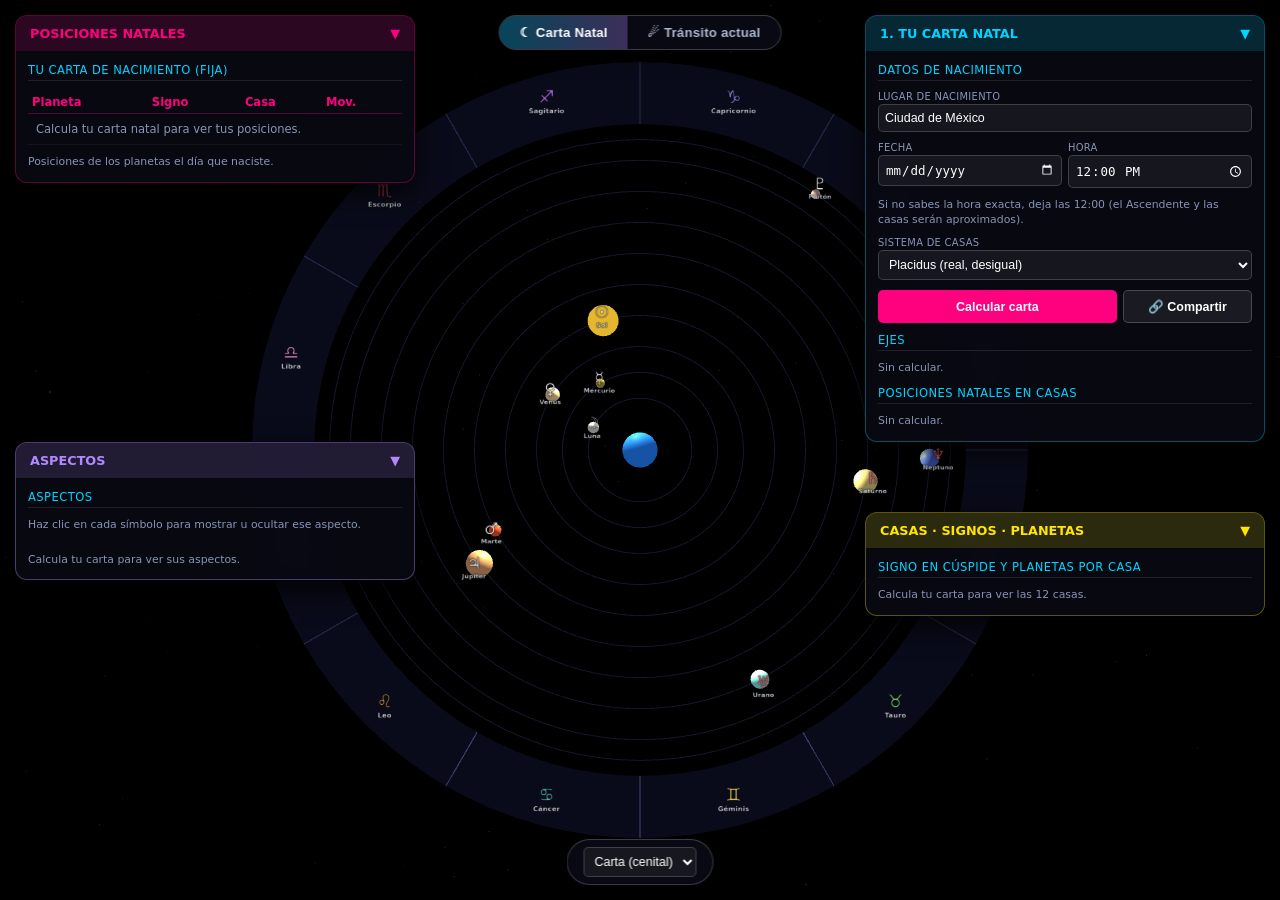
<file: index.html>
<!DOCTYPE html>
<html lang="es">
<head>
  <meta charset="UTF-8">
  <meta name="viewport" content="width=device-width, initial-scale=1.0">
  <title>Reloj Cósmico Geocéntrico 3D</title>
  <link rel="stylesheet" href="css/style.css">
</head>
<body>

  <div id="canvas-container"></div>

  <!-- Signo solar del consultante, anclado al centro de la carta -->
  <div id="center-hub"></div>

  <!-- Aviso si faltan librerías -->
  <div id="lib-error"></div>

  <!-- Tooltip / tarjeta de interpretación -->
  <div id="tooltip"></div>
  <div id="toast"></div>

  <!-- Selector de sección: Carta Natal / Tránsito actual -->
  <div id="section-tabs">
    <button class="sec-tab active" data-view="natal">☾ Carta Natal</button>
    <button class="sec-tab" data-view="transit">☄ Tránsito actual</button>
  </div>

  <!-- Barra inferior: control de vista y tiempo -->
  <div id="controls-bar">
    <select id="view-mode-select" title="Ángulo de cámara">
      <option value="chart">Carta (cenital)</option>
      <option value="3d">Vista 3D</option>
    </select>
    <span id="time-controls" style="display:flex; gap:12px; align-items:center;">
      <div class="divider"></div>
      <button class="btn btn-ghost mini-btn" id="btn-toggle-orbit">▶ Reproducir</button>
      <select id="speed-select" title="Velocidad de simulación">
        <option value="realtime">Tiempo real</option>
        <option value="hour">1 h / s</option>
        <option value="day">1 día / s</option>
        <option value="week">1 sem / s</option>
        <option value="month">1 mes / s</option>
      </select>
      <button class="btn btn-ghost mini-btn" id="btn-now">Ahora</button>
      <div class="divider"></div>
      <span id="sim-clock"></span>
    </span>
  </div>

  <!-- Panel izquierdo: posiciones (natal o tránsito según la sección) -->
  <div id="left-panel" class="ui-window">
    <div class="panel-header header-left">
      <span id="left-panel-title">POSICIONES NATALES</span><span class="chev">▼</span>
    </div>
    <div class="panel-content">
      <div class="section-title" id="left-section-title">Planeta · Signo · Casa · Directo/Retro</div>
      <table>
        <thead><tr><th>Planeta</th><th>Signo</th><th>Casa</th><th>Mov.</th></tr></thead>
        <tbody id="transit-tbody"></tbody>
      </table>
      <div class="hint" id="left-panel-hint">Posiciones geocéntricas eclípticas de fecha (Astronomy Engine · VSOP87/ELP).</div>
    </div>
  </div>

  <!-- Panel inferior izquierdo: aspectos (panel aparte) -->
  <div id="left-panel-bottom" class="ui-window">
    <div class="panel-header header-aspect">
      <span>ASPECTOS</span><span class="chev">▼</span>
    </div>
    <div class="panel-content">
      <div class="section-title">
        <span id="aspects-title">Aspectos natales</span>
      </div>
      <div class="hint">Haz clic en cada símbolo para mostrar u ocultar ese aspecto.</div>
      <div id="aspect-chips" class="aspect-chips glyphs"></div>
      <div id="transit-aspects-container" style="display:flex; flex-direction:column; gap:6px;"></div>
    </div>
  </div>

  <!-- Panel superior derecho: carta natal -->
  <div id="right-panel-top" class="ui-window">
    <div class="panel-header header-natal">
      <span>1. TU CARTA NATAL</span><span class="chev">▼</span>
    </div>
    <div class="panel-content">
      <div class="section-title">Datos de nacimiento</div>

      <label class="field">Lugar de nacimiento
        <div class="geo-wrap">
          <input type="text" id="place-search" placeholder="Escribe tu ciudad…" autocomplete="off">
          <div id="place-results"></div>
        </div>
      </label>

      <div class="form-row">
        <label class="field">Fecha<input type="date" id="natal-date"></label>
        <label class="field">Hora<input type="time" id="natal-time" value="12:00"></label>
      </div>
      <div class="hint">Si no sabes la hora exacta, deja las 12:00 (el Ascendente y las casas serán aproximados).</div>

      <label class="field">Sistema de casas
        <select id="house-system">
          <option value="placidus">Placidus (real, desigual)</option>
          <option value="porphyry">Porphyry (cuadrantes)</option>
          <option value="equal">Casas Iguales</option>
          <option value="whole">Signo Completo</option>
        </select>
      </label>

      <div class="form-row">
        <button class="btn btn-pink" id="btn-calculate" style="flex:2">Calcular carta</button>
        <button class="btn btn-ghost" id="btn-share" style="flex:1" title="Copiar enlace con tus datos">🔗 Compartir</button>
      </div>

      <!-- Coordenadas internas (rellenadas por el buscador de lugar) -->
      <input type="hidden" id="natal-lat">
      <input type="hidden" id="natal-lon">
      <input type="hidden" id="natal-tz">
      <input type="hidden" id="natal-offset">

      <div class="section-title">Ejes</div>
      <div class="angles-row" id="natal-angles"><div class="hint">Sin calcular.</div></div>

      <div class="section-title">Posiciones Natales en Casas</div>
      <div id="natal-positions-container" class="natal-grid"><div class="hint">Sin calcular.</div></div>
    </div>
  </div>

  <!-- Panel inferior derecho: casas · signos · planetas -->
  <div id="right-panel-bottom" class="ui-window">
    <div class="panel-header header-transit">
      <span>CASAS · SIGNOS · PLANETAS</span><span class="chev">▼</span>
    </div>
    <div class="panel-content">
      <div class="section-title">Signo en cúspide y planetas por casa</div>
      <div id="houses-summary" class="houses-summary glyphs"><div class="hint">Calcula tu carta para ver las 12 casas.</div></div>
    </div>
  </div>

  <!-- Librerías locales (funcionan sin conexión / vía file://) -->
  <script src="vendor/three.min.js"></script>
  <script src="vendor/OrbitControls.js"></script>
  <script src="vendor/astronomy.browser.min.js"></script>
  <!-- Módulos de la aplicación -->
  <script src="js/cities.js"></script>
  <script src="js/data.js"></script>
  <script src="js/astro.js"></script>
  <script src="js/scene.js"></script>
  <script src="js/app.js"></script>
</body>
</html>
</file>
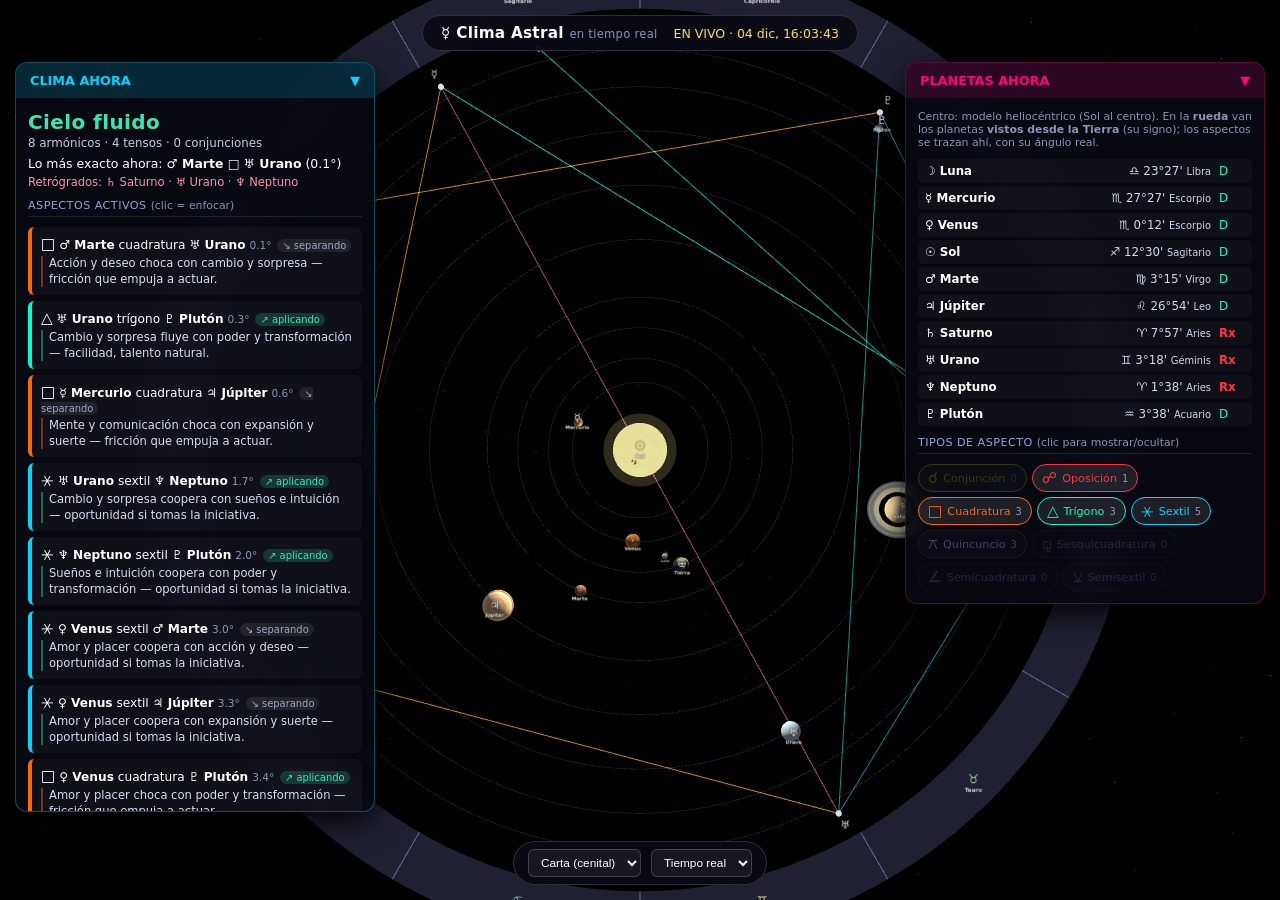
<file: clima/index.html>
<!DOCTYPE html>
<html lang="es">
<head>
  <meta charset="UTF-8">
  <meta name="viewport" content="width=device-width, initial-scale=1.0">
  <title>Clima Astral</title>
  <link rel="stylesheet" href="css/style.css">
</head>
<body>
  <div id="canvas-container"></div>
  <div id="lib-error">No se pudieron cargar las librerías. Abre esta página junto a la carpeta <b>vendor/</b>.</div>
  <div id="tooltip"></div>

  <!-- Título + reloj en vivo -->
  <div id="topbar">
    <div class="title">☿ Clima Astral <small>en tiempo real</small></div>
    <div id="clock"></div>
  </div>

  <!-- Panel izquierdo: el clima de ahora -->
  <div id="left-panel" class="ui-window">
    <div class="panel-header header-left"><span>CLIMA AHORA</span><span class="chev">▼</span></div>
    <div class="panel-content">
      <div id="headline"></div>
      <div class="section-title">Aspectos activos <span class="hint2">(clic = enfocar)</span></div>
      <div id="aspect-list"></div>
    </div>
  </div>

  <!-- Panel derecho: planetas + filtros -->
  <div id="right-panel" class="ui-window">
    <div class="panel-header header-right"><span>PLANETAS AHORA</span><span class="chev">▼</span></div>
    <div class="panel-content">
      <div class="hint">Centro: modelo heliocéntrico (Sol al centro). En la <b>rueda</b> van los planetas <b>vistos desde la Tierra</b> (su signo); los aspectos se trazan ahí, con su ángulo real.</div>
      <div id="planet-list" class="glyphs"></div>
      <div class="section-title">Tipos de aspecto <span class="hint2">(clic para mostrar/ocultar)</span></div>
      <div id="chips" class="glyphs"></div>
    </div>
  </div>

  <!-- Barra inferior -->
  <div id="controls-bar">
    <select id="cam-select" title="Cámara">
      <option value="chart">Carta (cenital)</option>
      <option value="3d">Vista 3D</option>
    </select>
    <select id="speed-select" title="Velocidad">
      <option value="realtime">Tiempo real</option>
      <option value="hour">1 h / s</option>
      <option value="day">1 día / s</option>
      <option value="week">1 sem / s</option>
    </select>
    <span id="focus-chip" title="Quitar foco"><span id="focus-name"></span> ✕</span>
  </div>

  <script src="../vendor/three.min.js"></script>
  <script src="../vendor/OrbitControls.js"></script>
  <script src="../vendor/astronomy.browser.min.js"></script>
  <script src="js/data.js"></script>
  <script src="js/astro.js"></script>
  <script src="js/scene.js"></script>
  <script src="js/app.js"></script>
</body>
</html>
</file>
<file: css/style.css>
* { box-sizing: border-box; margin: 0; padding: 0; }

html, body {
  overflow: hidden;
  background-color: #010103;
  font-family: 'Segoe UI', system-ui, sans-serif;
  color: #fff;
  height: 100%;
  /* Fuerza símbolos monocromos (no emoji) donde el navegador lo soporte. */
  font-variant-emoji: text;
}
/* Glifos astrológicos con fuente de símbolos y estilo texto. */
.glyphs, .glyphs * , td, .natal-item, .aspect-card, .aspect-chip, #center-hub, #tooltip, .house-row {
  font-variant-emoji: text;
}

#canvas-container { width: 100vw; height: 100vh; position: absolute; top: 0; left: 0; z-index: 1; }

/* ---------- Ventanas de UI ---------- */
.ui-window {
  position: absolute;
  width: 400px;
  max-width: calc(100vw - 30px);
  background: rgba(8, 9, 18, 0.92);
  border-radius: 12px;
  backdrop-filter: blur(16px);
  display: flex;
  flex-direction: column;
  overflow: hidden;
  transition: max-height 0.3s ease;
  box-shadow: 0 10px 30px rgba(0, 0, 0, 0.85);
  z-index: 10;
}
.ui-window.collapsed { max-height: 42px !important; }
.ui-window.collapsed .panel-content { display: none; }

#left-panel        { top: 15px; left: 15px;  max-height: 46vh; border: 1px solid rgba(255, 0, 127, 0.35); }
#left-panel-bottom { top: calc(46vh + 28px); left: 15px; max-height: 44vh; border: 1px solid rgba(179, 136, 255, 0.4); }
#right-panel-top   { top: 15px; right: 15px; max-height: 54vh; border: 1px solid rgba(0, 212, 255, 0.35); }
#right-panel-bottom{ top: calc(54vh + 26px); right: 15px; max-height: 40vh; border: 1px solid rgba(255, 230, 0, 0.35); }

.panel-header {
  padding: 10px 14px; cursor: pointer; display: flex;
  justify-content: space-between; align-items: center;
  font-weight: bold; font-size: 0.8rem; user-select: none;
}
.panel-header .chev { transition: transform 0.3s ease; }
.ui-window.collapsed .panel-header .chev { transform: rotate(-90deg); }
.header-left    { background: rgba(255, 0, 127, 0.15); color: #ff007f; }
.header-natal   { background: rgba(0, 212, 255, 0.15); color: #00d4ff; }
.header-transit { background: rgba(255, 230, 0, 0.15); color: #ffe600; }
.header-aspect  { background: rgba(179, 136, 255, 0.15); color: #b388ff; }

.panel-content { padding: 12px; overflow-y: auto; display: flex; flex-direction: column; gap: 10px; }
.section-title {
  font-size: 0.72rem; text-transform: uppercase; color: #00d4ff;
  border-bottom: 1px solid rgba(255,255,255,0.1); padding-bottom: 3px;
  display: flex; justify-content: space-between; align-items: center; letter-spacing: 0.04em;
}
.hint { font-size: 0.68rem; color: #8895b5; line-height: 1.35; }

/* ---------- Formularios ---------- */
.form-row { display: flex; gap: 6px; }
.form-row.wrap { flex-wrap: wrap; }
label.field { flex: 1; display: flex; flex-direction: column; gap: 2px; font-size: 0.62rem; color: #8895b5; text-transform: uppercase; letter-spacing: 0.03em; }
input, select {
  background: rgba(255,255,255,0.06); border: 1px solid rgba(255,255,255,0.18);
  color: white; padding: 6px; border-radius: 5px; font-size: 0.78rem;
  outline: none; width: 100%; color-scheme: dark;
}
input:focus, select:focus { border-color: rgba(0,212,255,0.6); }

.btn {
  background: #00d4ff; color: #000; border: none; padding: 8px;
  border-radius: 5px; cursor: pointer; font-weight: bold; font-size: 0.78rem; width: 100%;
}
.btn:hover { filter: brightness(1.1); }
.btn-pink { background: #ff007f; color: white; }
.btn-ghost { background: rgba(255,255,255,0.08); color: #fff; border: 1px solid rgba(255,255,255,0.2); }

/* ---------- Geocoding ---------- */
.geo-wrap { position: relative; }
#geo-results, #place-results {
  position: absolute; top: 100%; left: 0; right: 0; z-index: 25;
  background: rgba(12,14,26,0.98); border: 1px solid rgba(0,212,255,0.35);
  border-radius: 6px; margin-top: 3px; max-height: 210px; overflow-y: auto; display: none;
}
#geo-results.show, #place-results.show { display: block; }
.geo-item { padding: 7px 9px; font-size: 0.74rem; cursor: pointer; border-bottom: 1px solid rgba(255,255,255,0.05); }
.geo-item:hover { background: rgba(0,212,255,0.15); }
.geo-item small { color: #8895b5; display: block; }

/* ---------- Tablas / grids ---------- */
table { width: 100%; border-collapse: collapse; font-size: 0.72rem; }
th { text-align: left; padding: 4px; border-bottom: 1px solid rgba(255,0,127,0.3); color: #ff007f; font-weight: 600; }
td { padding: 4px; border-bottom: 1px solid rgba(255,255,255,0.05); }
td.retro { color: #ff3344; font-weight: bold; }
td.direct { color: #00ffcc; }

.natal-grid { display: grid; grid-template-columns: repeat(2, 1fr); gap: 4px; font-size: 0.7rem; }
.natal-item { background: rgba(255,255,255,0.03); padding: 5px 6px; border-radius: 4px; border-left: 2px solid #00d4ff; display: flex; justify-content: space-between; gap: 6px; }
.natal-item .h { color: #ffe600; font-size: 0.64rem; }

.angles-row { display: flex; gap: 6px; font-size: 0.7rem; }
.angle-chip { flex: 1; background: rgba(255,255,255,0.04); border-radius: 5px; padding: 5px 7px; }
.angle-chip b { color: #00d4ff; }
.angle-chip.mc b { color: #ff007f; }

/* ---------- Aspectos ---------- */
.aspect-card {
  background: rgba(255,255,255,0.03); padding: 8px; border-radius: 6px;
  border-left: 4px solid #666; font-size: 0.72rem; cursor: pointer; transition: all 0.18s;
}
.aspect-card:hover, .aspect-card.active-highlight {
  background: rgba(255,255,255,0.14); transform: translateX(4px); box-shadow: 0 0 10px rgba(255,230,0,0.3);
}
.aspect-card.conj { border-left-color: #ffe600; }
.aspect-card.opp  { border-left-color: #ff3344; }
.aspect-card.sq   { border-left-color: #ff6600; }
.aspect-card.tri  { border-left-color: #00ffcc; }
.aspect-card.sex  { border-left-color: #00d4ff; }
.aspect-card.min  { border-left-style: dashed; border-left-color: #b388ff; opacity: 0.9; }
.aspect-card .orb { color: #8895b5; font-size: 0.66rem; }

.mini-check { font-size: 0.66rem; color: #8895b5; display: flex; align-items: center; gap: 3px; cursor: pointer; }
.mini-check input { width: auto; margin: 0; }

/* ---------- Chips de tipos de aspecto (clicables) ---------- */
.aspect-chips { display: flex; flex-wrap: wrap; gap: 5px; }
.aspect-chip {
  display: flex; align-items: center; gap: 5px; cursor: pointer; user-select: none;
  background: rgba(255,255,255,0.04); border: 1px solid rgba(255,255,255,0.14);
  border-radius: 16px; padding: 4px 9px; font-size: 0.72rem; transition: all 0.15s;
  opacity: 0.4;
}
.aspect-chip .sym { font-size: 0.95rem; line-height: 1; }
.aspect-chip .cnt { font-size: 0.62rem; color: #8895b5; }
.aspect-chip.on { opacity: 1; border-color: currentColor; background: rgba(255,255,255,0.09); }
.aspect-chip.dim { opacity: 0.22; }
.aspect-chip:hover { transform: translateY(-1px); }

/* ---------- Resumen de casas ---------- */
.houses-summary { display: flex; flex-direction: column; gap: 3px; }
.house-row {
  display: grid; grid-template-columns: 34px 1fr auto; align-items: center; gap: 8px;
  background: rgba(255,255,255,0.03); border-radius: 5px; padding: 5px 8px; font-size: 0.74rem;
  border-left: 3px solid rgba(255,230,0,0.35);
}
.house-row .hn { color: #ffe600; font-weight: bold; font-size: 0.72rem; }
.house-row .sign { color: #cfd6ea; }
.house-row .sign small { color: #8895b5; }
.house-row .plns { text-align: right; letter-spacing: 1px; }
.house-row.angle { border-left-color: #00d4ff; }
.house-badge {
  display: inline-block; background: rgba(255, 230, 0, 0.2); color: #ffe600;
  padding: 2px 6px; border-radius: 4px; font-weight: bold; font-size: 0.66rem;
  margin-top: 4px; border: 1px solid rgba(255, 230, 0, 0.4);
}

/* ---------- Barra inferior ---------- */
/* ---------- Pestañas de sección (Natal / Tránsito) ---------- */
#section-tabs {
  position: absolute; top: 15px; left: 50%; transform: translateX(-50%);
  z-index: 15; display: flex; border-radius: 22px; overflow: hidden;
  background: rgba(10, 11, 22, 0.9); border: 1px solid rgba(255,255,255,0.2);
  backdrop-filter: blur(10px); box-shadow: 0 6px 20px rgba(0,0,0,0.5);
}
.sec-tab {
  background: transparent; color: #aeb7cf; border: none; cursor: pointer;
  padding: 9px 20px; font-size: 0.82rem; font-weight: 600; letter-spacing: 0.02em;
  transition: all 0.2s; width: auto;
}
.sec-tab:hover { color: #fff; }
.sec-tab.active { color: #fff; background: linear-gradient(90deg, rgba(0,212,255,0.30), rgba(179,136,255,0.30)); }

#controls-bar {
  position: absolute; bottom: 15px; left: 50%; transform: translateX(-50%);
  background: rgba(10, 11, 22, 0.9); border: 1px solid rgba(255,255,255,0.2);
  padding: 7px 16px; border-radius: 25px; backdrop-filter: blur(10px);
  display: flex; gap: 12px; align-items: center; z-index: 10; font-size: 0.76rem;
  max-width: calc(100vw - 30px); flex-wrap: wrap; justify-content: center;
}
#controls-bar .divider { width: 1px; height: 20px; background: rgba(255,255,255,0.2); }
#controls-bar select, #controls-bar button { width: auto; }
#sim-clock { font-variant-numeric: tabular-nums; color: #ffe600; font-size: 0.72rem; min-width: 150px; text-align: center; }
.mini-btn { padding: 3px 10px; border-radius: 15px; }

/* ---------- Tooltip / tarjeta de detalle ---------- */
#tooltip {
  position: absolute; z-index: 30; max-width: 300px; pointer-events: none;
  background: rgba(10, 12, 24, 0.97); border: 1px solid rgba(0,212,255,0.5);
  border-radius: 10px; padding: 12px 14px; font-size: 0.74rem; line-height: 1.4;
  box-shadow: 0 8px 24px rgba(0,0,0,0.7); display: none;
}
#tooltip.pinned { pointer-events: auto; }
#tooltip h4 { font-size: 0.9rem; margin-bottom: 4px; display: flex; align-items: center; gap: 6px; }
#tooltip .close { float: right; cursor: pointer; color: #8895b5; margin-left: 8px; font-weight: bold; }
#tooltip .meta { color: #00d4ff; margin: 3px 0 6px; font-size: 0.72rem; }
#tooltip .rx { color: #ff6b7a; font-weight: bold; }
#tooltip .interp { color: #d6ddf0; }

/* ---------- Toast / errores ---------- */
#toast {
  position: absolute; bottom: 70px; left: 50%; transform: translateX(-50%);
  background: rgba(40, 10, 20, 0.95); border: 1px solid rgba(255,60,90,0.5);
  color: #ffd0d8; padding: 8px 16px; border-radius: 8px; font-size: 0.76rem;
  z-index: 40; display: none;
}

#lib-error {
  position: absolute; inset: 0; z-index: 100; display: none;
  background: #05060c; color: #ffd0d8; padding: 40px; font-size: 0.9rem; line-height: 1.6;
}

/* ---------- Signo solar en el centro de la carta ---------- */
#center-hub {
  position: fixed; z-index: 6; display: none;
  transform: translate(-50%, -50%);
  width: 220px; text-align: center; pointer-events: none;
  padding: 14px 12px; border-radius: 50%;
  background: radial-gradient(circle at 50% 45%, rgba(10,12,26,0.86) 0%, rgba(10,12,26,0.55) 55%, rgba(10,12,26,0) 78%);
}
#center-hub .glyph { font-size: 2.6rem; line-height: 1; text-shadow: 0 0 14px currentColor; }
#center-hub .sun-name { font-size: 0.9rem; font-weight: bold; margin-top: 2px; letter-spacing: 0.03em; }
#center-hub .sun-sub { font-size: 0.6rem; color: #cfd6ea; text-transform: uppercase; letter-spacing: 0.08em; margin-bottom: 6px; }
#center-hub .ls { font-size: 0.62rem; line-height: 1.35; color: #d6ddf0; }
#center-hub .ls b { color: #ffe066; }
#center-hub .ls .sh b { color: #ff8fae; }

/* ---------- Móvil ---------- */
@media (max-width: 760px) {
  .ui-window {
    width: calc(100vw - 16px);
    left: 8px; right: auto;
  }
  #left-panel        { top: 8px;   max-height: none; }
  #right-panel-top   { top: 56px;  }
  #right-panel-bottom{ top: 104px; }
  #left-panel-bottom { top: 152px; left: 8px; }
  /* Un panel abierto se expande por encima; su cabecera queda arriba para cerrarlo. */
  .ui-window:not(.collapsed) { max-height: calc(100vh - 140px) !important; z-index: 40; }
  .ui-window:not(.collapsed) .panel-content { max-height: calc(100vh - 195px); }

  #controls-bar {
    bottom: 8px; padding: 6px 10px; gap: 8px; font-size: 0.68rem; z-index: 50;
    width: calc(100vw - 16px); justify-content: space-around;
  }
  #controls-bar .divider { display: none; }
  #controls-bar span:first-child { display: none; }
  #sim-clock { min-width: auto; flex-basis: 100%; order: 5; }

  #tooltip { max-width: calc(100vw - 24px); }
  .natal-grid { grid-template-columns: 1fr; }

  /* Pestañas de sección sobre la barra de controles */
  #section-tabs { top: auto; bottom: 62px; }
  .sec-tab { padding: 8px 16px; font-size: 0.78rem; }
}
</file>
<file: clima/css/style.css>
* { box-sizing: border-box; margin: 0; padding: 0; }
html, body {
  height: 100%; overflow: hidden; background: #010103; color: #fff;
  font-family: 'Segoe UI', system-ui, sans-serif; font-variant-emoji: text;
}
#canvas-container { position: absolute; inset: 0; z-index: 1; }

/* Ventanas */
.ui-window {
  position: absolute; width: 360px; max-width: calc(100vw - 30px);
  background: rgba(8,9,18,0.9); border-radius: 12px; backdrop-filter: blur(16px);
  display: flex; flex-direction: column; overflow: hidden; z-index: 10;
  box-shadow: 0 10px 30px rgba(0,0,0,0.85); transition: max-height 0.3s ease;
}
.ui-window.collapsed { max-height: 42px !important; }
.ui-window.collapsed .panel-content { display: none; }
#left-panel  { top: 62px; left: 15px;  max-height: calc(100vh - 150px); border: 1px solid rgba(0,212,255,0.35); }
#right-panel { top: 62px; right: 15px; max-height: calc(100vh - 150px); border: 1px solid rgba(255,0,127,0.35); }

.panel-header { padding: 10px 14px; cursor: pointer; display: flex; justify-content: space-between; align-items: center; font-weight: bold; font-size: 0.8rem; user-select: none; }
.header-left  { background: rgba(0,212,255,0.15); color: #00d4ff; }
.header-right { background: rgba(255,0,127,0.15); color: #ff007f; }
.chev { transition: transform 0.3s; }
.ui-window.collapsed .chev { transform: rotate(-90deg); }
.panel-content { padding: 12px; overflow-y: auto; display: flex; flex-direction: column; gap: 10px; }
.section-title { font-size: 0.7rem; text-transform: uppercase; letter-spacing: 0.04em; color: #8fa4d8; border-bottom: 1px solid rgba(255,255,255,0.1); padding-bottom: 4px; }
.hint, .hint2 { color: #8895b5; font-size: 0.68rem; }
.hint2 { text-transform: none; letter-spacing: 0; }

/* Topbar */
#topbar {
  position: absolute; top: 15px; left: 50%; transform: translateX(-50%); z-index: 12;
  display: flex; gap: 16px; align-items: center; padding: 8px 18px; border-radius: 22px;
  background: rgba(10,11,22,0.9); border: 1px solid rgba(255,255,255,0.15); backdrop-filter: blur(10px);
}
#topbar .title { font-weight: 700; font-size: 0.95rem; letter-spacing: 0.02em; }
#topbar .title small { color: #8895b5; font-weight: 400; font-size: 0.72rem; }
#clock { font-variant-numeric: tabular-nums; color: #ffe066; font-size: 0.78rem; }

/* Headline del clima */
.mood { font-size: 1.25rem; font-weight: 800; letter-spacing: 0.02em; }
.mood.tense { color: #ff6b4a; } .mood.harm { color: #39e6b0; } .mood.mix { color: #c9a6ff; }
.mood-sub { font-size: 0.74rem; color: #c5cde3; margin-top: 2px; }
.mood-top { font-size: 0.78rem; margin-top: 6px; } .mood-top b { color: #fff; }
.mood-retro { font-size: 0.72rem; color: #ff8fae; margin-top: 4px; }

/* Lista de aspectos */
#aspect-list { display: flex; flex-direction: column; gap: 6px; }
.asp { background: rgba(255,255,255,0.03); border-left: 4px solid #666; border-radius: 6px; padding: 8px 9px; cursor: pointer; transition: all 0.15s; }
.asp:hover { background: rgba(255,255,255,0.12); transform: translateX(3px); }
.asp.dim { opacity: 0.35; }
.asp.conj { border-left-color: #ffe600; } .asp.opp { border-left-color: #ff3344; }
.asp.sq { border-left-color: #ff6600; } .asp.tri { border-left-color: #00ffcc; }
.asp.sex { border-left-color: #00d4ff; } .asp.min { border-left-color: #b388ff; border-left-style: dashed; }
.asp-head { font-size: 0.76rem; } .asp-head b { color: #fff; }
.asp-sym { font-size: 0.95rem; }
.asp .orb { color: #8895b5; font-size: 0.66rem; }
.flow { font-size: 0.62rem; padding: 1px 5px; border-radius: 8px; margin-left: 2px; }
.flow.ap { background: rgba(57,230,176,0.18); color: #39e6b0; } .flow.se { background: rgba(255,255,255,0.08); color: #9aa6c2; }
.asp-phrase { font-size: 0.72rem; color: #d6ddf0; margin-top: 3px; line-height: 1.35; }
.tone-tenso { border-left: 2px solid rgba(255,107,74,0.4); padding-left: 6px; }
.tone-armónico { border-left: 2px solid rgba(57,230,176,0.4); padding-left: 6px; }
.tone-fusión { border-left: 2px solid rgba(255,230,0,0.4); padding-left: 6px; }

/* Planetas */
#planet-list { display: flex; flex-direction: column; gap: 3px; }
.prow { display: grid; grid-template-columns: 1fr auto 26px; gap: 8px; align-items: center; padding: 5px 7px; border-radius: 5px; background: rgba(255,255,255,0.03); font-size: 0.74rem; cursor: pointer; }
.prow:hover { background: rgba(255,255,255,0.1); }
.prow.foc { outline: 1px solid rgba(0,212,255,0.6); background: rgba(0,212,255,0.1); }
.psign { color: #cfd6ea; text-align: right; }
.rx { color: #ff3344; font-weight: bold; } .dir { color: #00ffcc; }

/* Chips */
#chips { display: flex; flex-wrap: wrap; gap: 5px; }
.chip { display: flex; align-items: center; gap: 5px; cursor: pointer; opacity: 0.4; font-size: 0.7rem; padding: 4px 9px; border-radius: 15px; border: 1px solid rgba(255,255,255,0.14); background: rgba(255,255,255,0.04); }
.chip .s { font-size: 0.95rem; } .chip .c { color: #8895b5; font-size: 0.62rem; }
.chip.on { opacity: 1; border-color: currentColor; background: rgba(255,255,255,0.09); }
.chip.z { opacity: 0.2; }

/* Barra inferior */
#controls-bar {
  position: absolute; bottom: 15px; left: 50%; transform: translateX(-50%); z-index: 12;
  display: flex; gap: 10px; align-items: center; padding: 7px 14px; border-radius: 22px;
  background: rgba(10,11,22,0.9); border: 1px solid rgba(255,255,255,0.15); backdrop-filter: blur(10px);
}
#controls-bar select { background: rgba(255,255,255,0.06); border: 1px solid rgba(255,255,255,0.18); color: #fff; padding: 5px 8px; border-radius: 6px; font-size: 0.74rem; color-scheme: dark; }
#focus-chip { display: none; align-items: center; gap: 6px; background: rgba(0,212,255,0.15); border: 1px solid rgba(0,212,255,0.4); color: #cfefff; padding: 4px 10px; border-radius: 15px; font-size: 0.74rem; cursor: pointer; }

/* Tooltip */
#tooltip { position: absolute; z-index: 20; max-width: 240px; pointer-events: none; display: none;
  background: rgba(10,12,24,0.97); border: 1px solid rgba(0,212,255,0.5); border-radius: 10px; padding: 10px 12px; font-size: 0.74rem; box-shadow: 0 8px 24px rgba(0,0,0,0.7); }
#tooltip h4 { font-size: 0.9rem; margin-bottom: 3px; } #tooltip .rx { color: #ff6b7a; }
#tooltip .meta { color: #00d4ff; } #tooltip .kw { color: #cfd6ea; margin-top: 3px; }

#lib-error { position: absolute; inset: 0; z-index: 100; display: none; background: #05060c; color: #ffd0d8; padding: 40px; }

@media (max-width: 760px) {
  .ui-window { width: calc(100vw - 16px); left: 8px; right: auto; }
  #left-panel { top: 58px; } #right-panel { top: 106px; }
  .ui-window:not(.collapsed) { max-height: 60vh !important; z-index: 40; }
  #topbar { flex-direction: column; gap: 2px; padding: 6px 12px; top: 8px; }
  #topbar .title { font-size: 0.85rem; }
  #controls-bar { bottom: 8px; flex-wrap: wrap; justify-content: center; }
}
</file>
